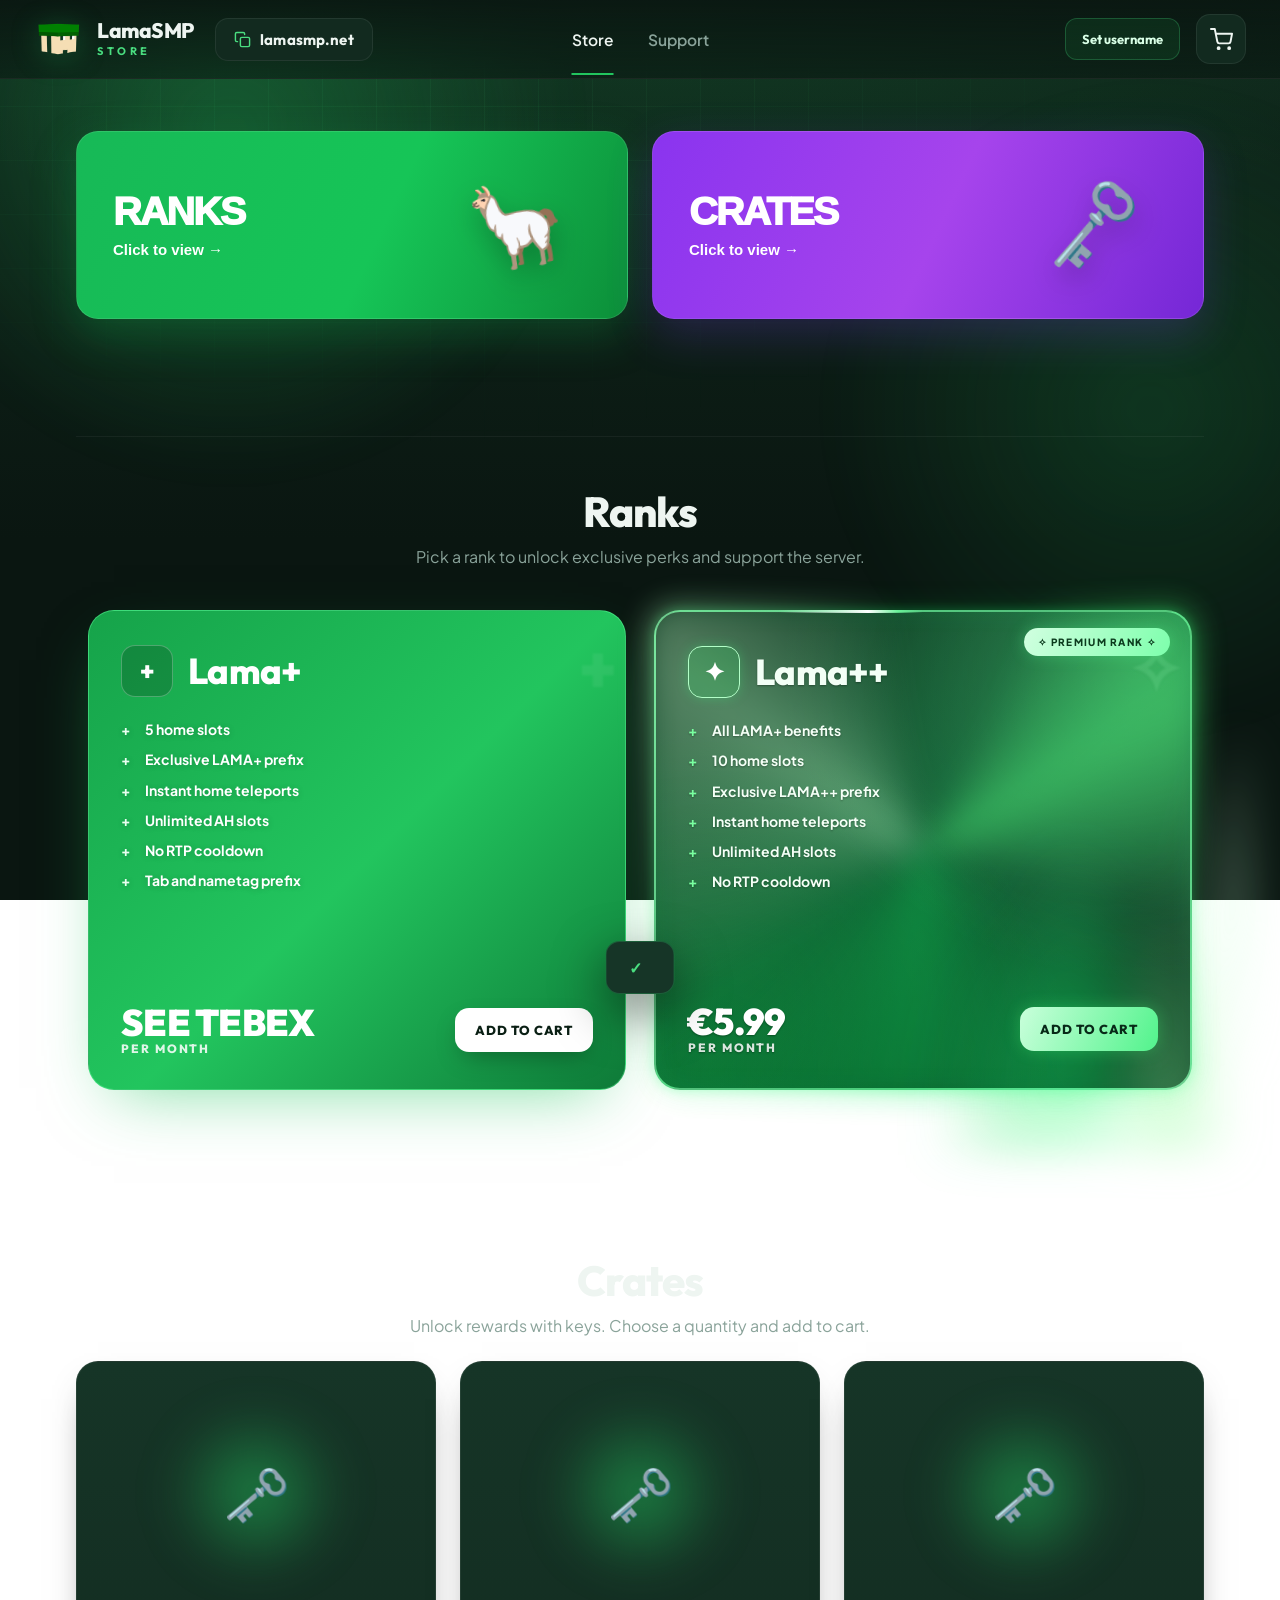
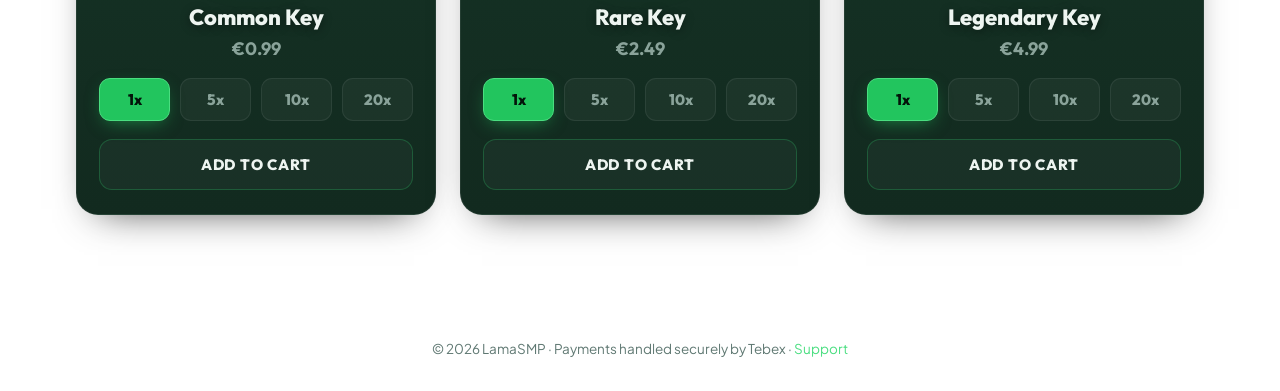
<file: index.html>
<!DOCTYPE html>

<html lang="en">
<head>
<meta charset="utf-8"/>
<meta content="width=device-width, initial-scale=1.0" name="viewport"/>
<title>LamaSMP Store</title>
<link href="[data-uri]" rel="icon" type="image/png"/>
<link href="https://fonts.googleapis.com" rel="preconnect"/>
<link crossorigin="" href="https://fonts.gstatic.com" rel="preconnect"/>
<link href="https://fonts.googleapis.com/css2?family=Outfit:wght@400;500;600;700;800;900&amp;family=Plus+Jakarta+Sans:wght@400;500;600;700&amp;display=swap" rel="stylesheet"/>
<style>
  :root{
    --tebex-public-key: "139nj-334d4c618fe5ebd3b0444bb60a475fcc2cb12e21";

    --bg:#0a1611;
    --bg-2:#0c1a14;
    --panel:#122a1f;
    --panel-2:#163527;
    --border:rgba(255,255,255,.07);
    --border-strong:rgba(46,196,104,.28);

    --green:#22c55e;
    --green-bright:#4ade80;
    --green-deep:#16a34a;
    --green-glow:rgba(34,197,94,.35);

    --blue:#2f6bff;
    --blue-bright:#4d8bff;

    --text:#eef5f1;
    --muted:#8aa39a;
    --muted-2:#5f7872;

    --radius:22px;
    --maxw:1180px;
    --font-display:'Outfit',sans-serif;
    --font-body:'Plus Jakarta Sans',sans-serif;
  }

  *{box-sizing:border-box;margin:0;padding:0}
  html{scroll-behavior:smooth}
  body{
    font-family:var(--font-body);
    background:
      radial-gradient(ellipse 120% 80% at 50% -10%, rgba(34,197,94,.14), transparent 55%),
      linear-gradient(180deg, #102a1d 0%, var(--bg) 60%);
    background-attachment:fixed;
    color:var(--text);
    min-height:100vh;
    overflow-x:hidden;
    -webkit-font-smoothing:antialiased;
  }

  /* atmosphere */
  .bg-fx{position:fixed;inset:0;z-index:0;pointer-events:none}
  .bg-fx .grid{
    position:absolute;inset:-2px;
    background-image:
      linear-gradient(rgba(74,222,128,.08) 1px,transparent 1px),
      linear-gradient(90deg,rgba(74,222,128,.08) 1px,transparent 1px);
    background-size:54px 54px;
    mask-image:radial-gradient(ellipse 90% 70% at 30% 0%,#000 0%,transparent 72%);
    -webkit-mask-image:radial-gradient(ellipse 90% 70% at 30% 0%,#000 0%,transparent 72%);
    animation:gridPan 9s linear infinite;
  }
  .bg-fx .glow-1{
    position:absolute;top:-260px;left:-160px;width:780px;height:780px;
    background:radial-gradient(circle,rgba(34,197,94,.30),transparent 62%);
    filter:blur(20px);
    animation:floatA 26s ease-in-out infinite;
  }
  .bg-fx .glow-2{
    position:absolute;top:60px;right:-220px;width:700px;height:700px;
    background:radial-gradient(circle,rgba(34,197,94,.16),transparent 65%);
    filter:blur(20px);
    animation:floatB 32s ease-in-out infinite;
  }
  @keyframes gridPan{from{background-position:0 0}to{background-position:54px 54px}}
  @keyframes floatA{
    0%{transform:translate(0,0) scale(1)}
    50%{transform:translate(140px,90px) scale(1.12)}
    100%{transform:translate(0,0) scale(1)}
  }
  @keyframes floatB{
    0%{transform:translate(0,0) scale(1)}
    50%{transform:translate(-130px,60px) scale(1.1)}
    100%{transform:translate(0,0) scale(1)}
  }
  @media(prefers-reduced-motion:reduce){
    .bg-fx .grid,.bg-fx .glow-1,.bg-fx .glow-2{animation:none}
  }

  .wrap{position:relative;z-index:1;max-width:var(--maxw);margin:0 auto;padding:0 26px}

  /* header */
  header{
    position:sticky;top:0;z-index:50;
    backdrop-filter:blur(14px);
    background:linear-gradient(180deg,rgba(10,22,17,.92),rgba(10,22,17,.55));
    border-bottom:1px solid var(--border);
  }
  .nav{display:flex;align-items:center;justify-content:space-between;height:78px;width:100%;padding:0 34px}
  .brand{display:flex;align-items:center;gap:13px}
  .logo-box{
    width:50px;height:50px;display:grid;place-items:center;
    filter:drop-shadow(0 4px 14px rgba(34,197,94,.28));
  }
  .logo-box img{width:100%;height:100%;object-fit:contain;image-rendering:auto}
  .brand .name{font-family:var(--font-display);font-weight:800;font-size:21px;letter-spacing:-.02em;line-height:1}
  .brand .sub{font-family:var(--font-display);font-weight:700;font-size:11px;letter-spacing:.32em;color:var(--green-bright);margin-top:3px}
  .ip-pill{
    display:flex;align-items:center;gap:9px;margin-left:8px;
    background:var(--panel);border:1px solid var(--border);border-radius:13px;
    padding:11px 18px;color:var(--text);font-family:var(--font-display);font-weight:700;font-size:15px;
    letter-spacing:.01em;cursor:pointer;transition:.2s
  }
  .ip-pill:hover{border-color:var(--border-strong);background:var(--panel-2);color:var(--green-bright)}
  .ip-pill svg{width:17px;height:17px;color:var(--green-bright)}
  .ip-pill.copied{border-color:var(--green);color:var(--green-bright)}

  .nav-links{display:flex;gap:34px;position:absolute;left:50%;transform:translateX(-50%)}
  .nav-links a{color:var(--muted);text-decoration:none;font-weight:600;font-size:15.5px;transition:color .2s;position:relative}
  .nav-links a:hover,.nav-links a.active{color:var(--text)}
  .nav-links a.active::after{content:"";position:absolute;left:0;right:0;bottom:-26px;height:2px;background:var(--green)}

  .nav-right{display:flex;align-items:center;gap:16px}
  .live{
    display:flex;align-items:center;gap:8px;
    border:1px solid var(--border-strong);border-radius:999px;
    padding:8px 15px;font-size:14px;font-weight:600;color:var(--text);
    background:rgba(34,197,94,.06);
  }
  .live .dot{width:9px;height:9px;border-radius:50%;background:var(--green-bright);box-shadow:0 0 0 0 rgba(74,222,128,.55);animation:pulse 1.8s infinite}
  @keyframes pulse{0%{box-shadow:0 0 0 0 rgba(74,222,128,.5)}70%{box-shadow:0 0 0 9px rgba(74,222,128,0)}100%{box-shadow:0 0 0 0 rgba(74,222,128,0)}}

  .cart-btn{
    position:relative;width:50px;height:50px;border-radius:14px;
    background:var(--panel);border:1px solid var(--border);
    display:grid;place-items:center;cursor:pointer;transition:.2s;color:var(--text)
  }
  .cart-btn:hover{border-color:var(--border-strong);background:var(--panel-2)}
  .cart-btn svg{width:23px;height:23px}
  .cart-count{
    position:absolute;top:-7px;right:-7px;min-width:23px;height:23px;padding:0 6px;
    background:var(--green);color:#04140b;border-radius:999px;
    font-size:12.5px;font-weight:800;display:grid;place-items:center;
    border:2px solid var(--bg);
  }

  /* hero */
  .hero{text-align:center;padding:74px 0 40px}
  .hero h1{font-family:var(--font-display);font-size:clamp(48px,7vw,74px);font-weight:800;letter-spacing:-.03em;line-height:1}
  .hero p{color:var(--muted);font-size:18px;max-width:640px;margin:20px auto 0;line-height:1.55}

  /* buttons */
  .btn-green{
    background:var(--green);color:#03140a;border:none;border-radius:12px;
    padding:14px 26px;font-weight:800;font-size:15px;cursor:pointer;font-family:var(--font-display);
    transition:.2s;white-space:nowrap
  }
  .btn-green:hover{background:var(--green-bright);transform:translateY(-1px);box-shadow:0 8px 24px rgba(34,197,94,.3)}
  .btn-green:active{transform:translateY(0)}

  /* category cards */
  .cat-grid{display:grid;grid-template-columns:1fr 1fr;gap:24px;margin-top:54px}
  .cat-card{
    position:relative;border-radius:var(--radius);overflow:hidden;cursor:pointer;
    min-height:188px;padding:34px 36px;display:flex;flex-direction:column;justify-content:center;
    border:1px solid rgba(255,255,255,.08);transition:transform .25s ease, box-shadow .25s ease;
    text-decoration:none;color:#fff;
  }
  .cat-card:hover{transform:translateY(-5px)}
  .cat-card .ttl{font-family:var(--font-display);font-size:clamp(38px,5vw,52px);font-weight:800;letter-spacing:-.02em;line-height:.95;position:relative;z-index:2;text-shadow:0 4px 16px rgba(0,0,0,.32)}
  .cat-card .view{margin-top:14px;font-weight:700;font-size:16px;position:relative;z-index:2;display:flex;align-items:center;gap:8px;text-shadow:0 2px 8px rgba(0,0,0,.28)}
  .cat-card .view svg{width:16px;height:16px;transition:transform .25s}
  .cat-card:hover .view svg{transform:translateX(4px)}
  .cat-card .art{position:absolute;right:9%;top:50%;transform:translateY(-50%);font-size:90px;line-height:1;z-index:1;opacity:.95;filter:drop-shadow(0 10px 22px rgba(0,0,0,.35));pointer-events:none;transition:transform .25s ease}
  .cat-card:hover .art{transform:translateY(-50%) scale(1.06)}
  .cat-card .ghost-word{position:absolute;right:120px;bottom:34px;font-family:var(--font-display);font-weight:800;font-size:40px;color:rgba(255,255,255,.5);z-index:1}
  .cat-card.green{background:linear-gradient(135deg,#16a34a 0%,#22c55e 55%,#0e7a38 100%);box-shadow:0 18px 50px -18px rgba(34,197,94,.6)}
  .cat-card.blue{background:linear-gradient(135deg,#2f6bff 0%,#4d8bff 55%,#1d4fd0 100%);box-shadow:0 18px 50px -18px rgba(47,107,255,.55)}
  .cat-card.purple{background:linear-gradient(135deg,#7c3aed 0%,#a855f7 55%,#6d28d9 100%);box-shadow:0 18px 50px -18px rgba(124,58,237,.55)}
  .cat-card.teal{background:linear-gradient(135deg,#0d9488 0%,#14b8a6 55%,#0f766e 100%);box-shadow:0 18px 50px -18px rgba(20,184,166,.55)}
  .cat-card.amber{background:linear-gradient(135deg,#d97706 0%,#f59e0b 55%,#b45309 100%);box-shadow:0 18px 50px -18px rgba(245,158,11,.5)}
  .cat-card.single{grid-column:1 / -1}

  .back-cats{
    margin-top:22px;display:inline-flex;align-items:center;gap:8px;background:var(--panel);
    border:1px solid var(--border);border-radius:12px;padding:11px 18px;color:var(--muted);
    font-weight:600;font-size:14.5px;cursor:pointer;transition:.2s
  }
  .back-cats:hover{color:var(--text);border-color:var(--border-strong)}
  .back-cats[hidden]{display:none}

  /* packages */
  .cat-section{scroll-margin-top:98px}
  .section-head{margin:54px 0 28px;text-align:center}
  .section-head h2{font-family:var(--font-display);font-size:42px;font-weight:800;letter-spacing:-.02em}
  .section-head p{color:var(--muted);font-size:16px;margin-top:8px}

  /* rank selector tabs */
  .rank-tabs{display:flex;flex-wrap:wrap;justify-content:center;gap:14px;margin-bottom:30px}
  .rank-tab{
    background:rgba(8,20,14,.7);border:1px solid var(--border);border-radius:999px;
    padding:14px 30px;color:var(--muted);font-family:var(--font-display);font-weight:700;font-size:17px;
    cursor:pointer;transition:.2s
  }
  .rank-tab:hover{color:var(--text);border-color:var(--border-strong)}
  .rank-tab.active{
    background:var(--green);color:#03140a;border-color:var(--green-bright);
    box-shadow:0 0 0 4px rgba(34,197,94,.18),0 10px 30px -8px rgba(34,197,94,.6)
  }

  /* big featured rank card */
  .rank-feature{
    position:relative;border-radius:26px;overflow:hidden;margin-bottom:80px;
    background:linear-gradient(135deg,#16a34a 0%,#22c55e 52%,#0e7a38 100%);
    box-shadow:0 24px 64px -26px rgba(34,197,94,.6);
    min-height:400px;display:flex;align-items:stretch;
  }
  .rf-left{position:relative;z-index:2;padding:38px 42px;width:min(540px,62%);display:flex;flex-direction:column}
  .rf-head{display:flex;align-items:center;gap:15px;margin-bottom:22px}
  .rf-icon{
    width:52px;height:52px;border-radius:14px;background:rgba(0,0,0,.18);
    display:grid;place-items:center;overflow:hidden;flex-shrink:0;border:1px solid rgba(255,255,255,.25)
  }
  .rf-icon img{width:100%;height:100%;object-fit:contain}
  .rf-icon span{font-family:var(--font-display);font-weight:900;font-size:25px;color:#fff}
  .rf-head h2{font-family:var(--font-display);font-size:clamp(30px,4vw,42px);font-weight:800;color:#fff;letter-spacing:-.02em;line-height:1}
  .rf-perks{list-style:none;display:flex;flex-direction:column;gap:10px;flex:1}
  .rf-perks li{position:relative;padding-left:24px;color:#fff;font-weight:700;font-size:16px;text-shadow:0 1px 6px rgba(0,0,0,.18)}
  .rf-perks li::before{content:"+";position:absolute;left:0;font-weight:900;color:#eafff1}
  .rf-desc{color:#fff;font-size:16px;line-height:1.6;font-weight:600;max-width:46ch;flex:1;text-shadow:0 1px 6px rgba(0,0,0,.18)}
  .rf-desc-empty{opacity:.9;font-weight:500}
  .rf-buy{display:flex;align-items:center;gap:18px;margin-top:26px}
  .rf-price{font-family:var(--font-display);font-weight:900;font-size:40px;color:#fff;line-height:.9;letter-spacing:-.02em}
  .rf-price small{display:block;font-size:12px;font-weight:800;letter-spacing:.16em;margin-top:5px;color:rgba(255,255,255,.85)}
  .rf-add{
    background:#fff;color:#0a1f14;border:none;border-radius:14px;padding:15px 30px;
    font-family:var(--font-display);font-weight:800;font-size:16px;letter-spacing:.06em;cursor:pointer;
    transition:.2s;white-space:nowrap;box-shadow:0 10px 26px -8px rgba(0,0,0,.35)
  }
  .rf-add:hover{transform:translateY(-2px);box-shadow:0 14px 34px -10px rgba(0,0,0,.45)}
  .rf-add:active{transform:translateY(0)}
  .rf-art{position:absolute;right:0;top:0;bottom:0;width:44%;display:grid;place-items:center;z-index:1;pointer-events:none}
  .rf-art img{max-width:76%;max-height:78%;object-fit:contain;filter:drop-shadow(0 16px 34px rgba(0,0,0,.35))}
  .rf-art-word{font-family:var(--font-display);font-weight:900;font-size:clamp(48px,8vw,96px);color:rgba(255,255,255,.5);letter-spacing:-.03em}

  .pkg-grid{display:grid;grid-template-columns:repeat(auto-fill,minmax(280px,1fr));gap:24px;padding-bottom:90px}
  .pkg{
    position:relative;border-radius:var(--radius);overflow:hidden;display:flex;flex-direction:column;
    background:linear-gradient(180deg,var(--panel-2),var(--panel));
    border:1px solid var(--border);transition:transform .25s, border-color .25s, box-shadow .25s;
    box-shadow:0 16px 38px -22px rgba(0,0,0,.8);
  }
  .pkg:hover{transform:translateY(-6px);border-color:var(--border-strong);box-shadow:0 26px 60px -22px rgba(34,197,94,.5),0 16px 38px -22px rgba(0,0,0,.8)}
  .pkg .media{
    position:relative;aspect-ratio:1.55/1;display:grid;place-items:center;overflow:hidden;
    background:radial-gradient(circle at 50% 40%,rgba(34,197,94,.16),transparent 70%),linear-gradient(160deg,#10241a,#0a1410);
    border-bottom:1px solid var(--border);
  }
  .pkg .media img{max-width:62%;max-height:74%;object-fit:contain;image-rendering:auto;filter:drop-shadow(0 10px 22px rgba(0,0,0,.4))}
  .pkg .media .fallback{font-family:var(--font-display);font-weight:800;font-size:30px;color:var(--green-bright);text-shadow:0 2px 18px rgba(34,197,94,.5)}
  .pkg .tag{
    position:absolute;top:14px;left:14px;font-size:11px;font-weight:800;letter-spacing:.12em;
    color:var(--green-bright);background:rgba(7,18,12,.85);border:1px solid var(--border-strong);
    padding:6px 11px;border-radius:8px;text-transform:uppercase
  }
  .pkg .body{padding:22px 22px 24px;display:flex;flex-direction:column;flex:1}
  .pkg .body h3{font-family:var(--font-display);font-size:23px;font-weight:800;letter-spacing:-.01em;text-shadow:0 2px 10px rgba(0,0,0,.4)}
  .pkg .desc{color:var(--muted);font-size:14px;line-height:1.55;margin-top:9px;flex:1}
  .pkg .desc ul{margin:6px 0 0;padding-left:2px;list-style:none}
  .pkg .desc li{padding-left:18px;position:relative;margin:4px 0}
  .pkg .desc li::before{content:"+";position:absolute;left:0;color:var(--green-bright);font-weight:800}
  .pkg .foot{display:flex;align-items:center;justify-content:space-between;margin-top:20px;gap:14px}
  .pkg .price{font-family:var(--font-display);font-weight:800;font-size:26px}
  .pkg .price small{font-size:13px;color:var(--muted);font-weight:600}
  .pkg .add{
    background:var(--green);color:#03140a;border:none;border-radius:11px;padding:12px 20px;
    font-weight:800;font-size:14.5px;cursor:pointer;font-family:var(--font-display);transition:.2s
  }
  .pkg .add:hover{background:var(--green-bright);box-shadow:0 8px 22px rgba(34,197,94,.34)}

  /* crate / key cards with quantity selector */
  .crate{
    display:flex;flex-direction:column;align-items:center;text-align:center;
    background:linear-gradient(180deg,var(--panel-2),var(--panel));
    border:1px solid var(--border);border-radius:var(--radius);padding:26px 22px 24px;
    box-shadow:0 16px 38px -22px rgba(0,0,0,.8);transition:transform .25s, border-color .25s, box-shadow .25s;
  }
  .crate:hover{transform:translateY(-6px);border-color:var(--border-strong);box-shadow:0 26px 60px -22px rgba(34,197,94,.5),0 16px 38px -22px rgba(0,0,0,.8)}
  .crate-media{
    position:relative;width:100%;aspect-ratio:1.5/1;display:grid;place-items:center;margin-bottom:6px;
  }
  .crate-media::before{
    content:"";position:absolute;width:62%;height:78%;border-radius:50%;
    background:radial-gradient(circle,rgba(34,197,94,.55),rgba(34,197,94,.18) 45%,transparent 72%);
    filter:blur(20px);z-index:0;transition:.3s;
  }
  .crate:hover .crate-media::before{background:radial-gradient(circle,rgba(74,222,128,.7),rgba(34,197,94,.22) 45%,transparent 72%);filter:blur(24px)}
  .crate-media img{position:relative;z-index:1;max-width:55%;max-height:90%;object-fit:contain;filter:drop-shadow(0 8px 18px rgba(0,0,0,.4))}
  .crate-media .fallback{position:relative;z-index:1;font-size:54px}
  .crate h3{font-family:var(--font-display);font-size:22px;font-weight:800;text-shadow:0 2px 10px rgba(0,0,0,.4)}
  .crate-price{color:var(--muted);font-family:var(--font-display);font-weight:700;font-size:18px;margin:6px 0 18px}
  .crate-qtys{display:flex;gap:10px;width:100%;margin-bottom:18px}
  .crate-qty{
    flex:1;background:rgba(255,255,255,.04);border:1px solid var(--border);border-radius:11px;
    padding:11px 0;color:var(--muted);font-family:var(--font-display);font-weight:800;font-size:15px;cursor:pointer;transition:.18s
  }
  .crate-qty:hover{color:var(--text);border-color:var(--border-strong)}
  .crate-qty.active{background:var(--green);color:#03140a;border-color:var(--green-bright);box-shadow:0 6px 18px -6px rgba(34,197,94,.6)}
  .crate-add{
    width:100%;background:rgba(255,255,255,.03);border:1px solid var(--border-strong);border-radius:13px;
    padding:15px;color:var(--text);font-family:var(--font-display);font-weight:800;font-size:15px;letter-spacing:.05em;cursor:pointer;transition:.2s
  }
  .crate-add:hover{background:var(--green);color:#03140a;border-color:var(--green-bright);box-shadow:0 10px 26px -8px rgba(34,197,94,.5)}

  .state{padding:70px 0;text-align:center;color:var(--muted)}
  .spinner{width:38px;height:38px;border:3px solid rgba(34,197,94,.2);border-top-color:var(--green);border-radius:50%;margin:0 auto 18px;animation:spin .8s linear infinite}
  @keyframes spin{to{transform:rotate(360deg)}}

  /* cart drawer */
  .overlay{position:fixed;inset:0;background:rgba(0,0,0,.55);backdrop-filter:blur(3px);z-index:90;opacity:0;visibility:hidden;transition:.25s}
  .overlay.open{opacity:1;visibility:visible}
  .drawer{
    position:fixed;top:0;right:0;height:100%;width:min(420px,92vw);z-index:100;
    background:var(--bg-2);border-left:1px solid var(--border);
    transform:translateX(100%);transition:transform .3s cubic-bezier(.4,0,.2,1);
    display:flex;flex-direction:column
  }
  .drawer.open{transform:translateX(0)}
  .drawer .dh{display:flex;align-items:center;justify-content:space-between;padding:24px 24px;border-bottom:1px solid var(--border)}
  .drawer .dh h3{font-family:var(--font-display);font-size:22px;font-weight:800}
  .drawer .dh button{background:none;border:none;color:var(--muted);cursor:pointer;font-size:26px;line-height:1}
  .drawer .items{flex:1;overflow-y:auto;padding:16px 24px}
  .ci{display:flex;gap:14px;padding:15px 0;border-bottom:1px solid var(--border);align-items:center}
  .ci .ci-img{width:54px;height:54px;border-radius:10px;background:linear-gradient(160deg,#10241a,#0a1410);display:grid;place-items:center;flex-shrink:0;border:1px solid var(--border)}
  .ci .ci-img img{max-width:80%;max-height:80%}
  .ci .ci-img span{font-family:var(--font-display);font-weight:800;color:var(--green-bright);font-size:14px}
  .ci .ci-info{flex:1}
  .ci .ci-info .n{font-weight:700;font-size:15px}
  .ci .ci-info .p{color:var(--muted);font-size:13.5px;margin-top:3px}
  .ci .rm{background:none;border:none;color:var(--muted-2);cursor:pointer;font-size:13px;text-decoration:underline}
  .cart-empty{text-align:center;color:var(--muted);padding:54px 0}
  .drawer .df{padding:22px 24px;border-top:1px solid var(--border)}
  .cart-user{margin-bottom:16px}
  .cart-user label{display:block;font-size:13px;font-weight:600;color:var(--muted);margin-bottom:8px}
  .cart-user input{
    width:100%;background:rgba(0,0,0,.4);border:1px solid var(--border);border-radius:12px;
    padding:13px 16px;color:var(--text);font-size:15px;font-family:var(--font-body);outline:none;transition:.2s
  }
  .cart-user input::placeholder{color:var(--muted-2)}
  .cart-user input:focus{border-color:var(--green);box-shadow:0 0 0 3px rgba(34,197,94,.14)}
  .drawer .total{display:flex;justify-content:space-between;font-size:17px;margin-bottom:16px}
  .drawer .total b{font-family:var(--font-display);font-size:24px}
  .checkout{width:100%;justify-content:center;padding:16px;font-size:16px}
  .checkout:disabled{opacity:.5;cursor:not-allowed}
  .note{font-size:12.5px;color:var(--muted-2);text-align:center;margin-top:12px;line-height:1.5}

  footer{border-top:1px solid var(--border);padding:34px 0;text-align:center;color:var(--muted-2);font-size:13.5px;position:relative;z-index:1}
  footer a{color:var(--green-bright);text-decoration:none}

  .toast{
    position:fixed;bottom:26px;left:50%;transform:translateX(-50%) translateY(120px);z-index:200;
    background:var(--panel-2);border:1px solid var(--border-strong);border-radius:14px;
    padding:15px 22px;font-weight:700;box-shadow:0 18px 50px rgba(0,0,0,.5);transition:transform .3s;display:flex;gap:10px;align-items:center
  }
  .toast.show{transform:translateX(-50%) translateY(0)}
  .toast .ic{color:var(--green-bright)}

  /* shared buttons (used by the add-to-cart popup) */
  .ab-btn{border-radius:14px;padding:15px 28px;font-family:var(--font-display);font-weight:800;font-size:16px;cursor:pointer;text-decoration:none;display:inline-block;transition:.2s;border:1px solid transparent}
  .ab-btn.primary{background:var(--green);color:#03140a}
  .ab-btn.primary:hover{background:var(--green-bright);transform:translateY(-2px);box-shadow:0 12px 30px -8px rgba(34,197,94,.5)}
  .ab-btn.ghost{background:rgba(8,20,14,.6);color:var(--text);border-color:var(--border)}
  .ab-btn.ghost:hover{border-color:var(--border-strong);background:var(--panel-2)}

  /* order confirmation (checkout-style) menu */
  .confirm-modal{
    position:fixed;inset:0;z-index:145;display:grid;place-items:center;padding:24px;
    background:rgba(2,8,5,.66);backdrop-filter:blur(6px);
    opacity:0;visibility:hidden;transition:.22s
  }
  .confirm-modal.open{opacity:1;visibility:visible}
  .checkout-card{
    position:relative;width:min(620px,96vw);max-height:90vh;overflow-y:auto;
    background:linear-gradient(180deg,#101d16,#0b1410);
    border:1px solid var(--border-strong);border-radius:24px;padding:30px 32px 26px;
    box-shadow:0 30px 90px -20px rgba(0,0,0,.75);
    transform:translateY(16px) scale(.97);transition:transform .28s cubic-bezier(.34,1.4,.5,1)
  }
  .confirm-modal.open .checkout-card{transform:none}
  .confirm-close{
    position:absolute;top:16px;right:16px;width:36px;height:36px;border-radius:11px;
    background:rgba(255,255,255,.06);border:1px solid var(--border);color:var(--muted);font-size:20px;line-height:1;cursor:pointer;transition:.2s;z-index:2
  }
  .confirm-close:hover{background:rgba(255,255,255,.12);color:var(--text)}
  .co-head{display:flex;align-items:center;justify-content:space-between;gap:16px;padding-right:46px}
  .co-title{display:flex;align-items:center;gap:14px}
  .co-logo{width:42px;height:42px;object-fit:contain}
  .co-title h3{font-family:var(--font-display);font-size:30px;font-weight:800;line-height:1}
  .co-total{color:var(--muted);font-size:14px;margin-top:4px}
  .co-total b{color:var(--text);font-weight:700}
  .co-currency{
    background:var(--green);color:#03140a;border-radius:11px;padding:11px 18px;
    font-family:var(--font-display);font-weight:800;font-size:15px;letter-spacing:.04em
  }
  .co-divider{height:1px;background:var(--border);margin:20px 0}
  .co-user{display:flex;align-items:center;gap:14px}
  .co-av{width:48px;height:48px;border-radius:11px;background:#1d3b2a;image-rendering:pixelated;flex-shrink:0}
  .co-user-info{flex:1;min-width:0}
  .co-user-info span{display:block;color:var(--muted);font-size:13.5px}
  .co-user-info b{font-family:var(--font-display);font-size:18px;font-weight:800}
  .co-switch{text-align:right}
  .co-switch span{display:block;color:var(--muted);font-size:12.5px}
  .co-switch button{background:none;border:none;color:var(--green-bright);font-weight:800;font-size:14px;cursor:pointer;font-family:var(--font-display)}
  .co-switch button:hover{text-decoration:underline}
  .co-table-head,.co-row{display:grid;grid-template-columns:1fr auto minmax(150px,auto);gap:16px;align-items:center}
  .co-table-head{color:var(--muted);font-size:13px;font-weight:600;padding:0 2px 12px}
  .co-table-head span:last-child{text-align:center}
  .co-items{display:flex;flex-direction:column;gap:4px;margin-bottom:22px}
  .co-row{padding:14px 2px;border-top:1px solid var(--border)}
  .co-name{display:flex;align-items:center;gap:12px;min-width:0}
  .co-name .ci-img{width:40px;height:40px;border-radius:9px;flex-shrink:0;background:linear-gradient(160deg,#10241a,#0a1410);display:grid;place-items:center;overflow:hidden;border:1px solid var(--border)}
  .co-name .ci-img img{max-width:80%;max-height:80%}
  .co-name .ci-img span{font-family:var(--font-display);font-weight:800;color:var(--green-bright);font-size:13px}
  .co-name>span{font-family:var(--font-display);font-weight:800;font-size:16px;overflow:hidden;text-overflow:ellipsis;white-space:nowrap}
  .co-price{font-weight:700;font-size:15px;color:var(--muted);white-space:nowrap}
  .co-qty{display:flex;align-items:center;justify-content:flex-end;gap:8px}
  .co-stepper{display:flex;align-items:center;background:var(--green);border-radius:11px;overflow:hidden}
  .co-step{background:none;border:none;color:#03140a;font-size:18px;font-weight:800;width:34px;height:38px;cursor:pointer;display:grid;place-items:center;transition:.15s}
  .co-step:hover{background:rgba(0,0,0,.12)}
  .co-qn{min-width:30px;text-align:center;font-family:var(--font-display);font-weight:800;color:#03140a;font-size:16px}
  .co-remove{width:38px;height:38px;border-radius:10px;background:#e05576;border:none;color:#fff;font-size:17px;cursor:pointer;display:grid;place-items:center;transition:.15s}
  .co-remove:hover{background:#cf4467}
  .co-proceed{
    width:100%;background:linear-gradient(180deg,var(--green-bright),var(--green));color:#03140a;
    border:none;border-radius:14px;padding:18px;font-family:var(--font-display);font-weight:800;font-size:19px;
    cursor:pointer;transition:.2s;box-shadow:0 14px 34px -10px rgba(34,197,94,.6)
  }
  .co-proceed:hover{transform:translateY(-2px);box-shadow:0 18px 44px -10px rgba(34,197,94,.7)}
  .co-proceed:active{transform:translateY(0)}
  .confirm-note{font-size:12.5px;color:var(--muted-2);text-align:center;margin-top:14px}

  /* username prompt modal */
  .user-modal{
    position:fixed;inset:0;z-index:150;display:grid;place-items:center;padding:24px;
    background:rgba(2,8,5,.62);backdrop-filter:blur(6px);
    opacity:0;visibility:hidden;transition:.22s
  }
  .user-modal.open{opacity:1;visibility:visible}
  .user-card{
    position:relative;width:min(540px,94vw);background:#0c1a14;
    border:1px solid var(--border-strong);border-radius:24px;padding:40px 40px 34px;
    box-shadow:0 30px 90px -20px rgba(0,0,0,.75);
    transform:translateY(16px) scale(.97);transition:transform .28s cubic-bezier(.34,1.4,.5,1)
  }
  .user-modal.open .user-card{transform:none}
  .um-close{
    position:absolute;top:18px;right:18px;width:38px;height:38px;border-radius:11px;
    background:rgba(255,255,255,.06);border:1px solid var(--border);color:var(--muted);
    font-size:20px;line-height:1;cursor:pointer;transition:.2s
  }
  .um-close:hover{background:rgba(255,255,255,.12);color:var(--text)}
  .user-card h3{font-family:var(--font-display);font-size:30px;font-weight:800;letter-spacing:-.02em;margin-bottom:12px;padding-right:30px}
  .user-card p{color:var(--muted);font-size:16px;line-height:1.55;margin-bottom:24px}
  .um-platform{display:flex;justify-content:center;gap:12px;margin-bottom:22px}
  .um-plat{
    display:inline-flex;align-items:center;gap:9px;
    background:rgba(255,255,255,.04);border:1px solid var(--border);border-radius:13px;
    padding:13px 22px;color:var(--muted);font-family:var(--font-display);font-weight:800;font-size:15px;
    letter-spacing:.03em;cursor:pointer;transition:.2s
  }
  .um-plat svg{width:19px;height:19px}
  .um-plat:hover{color:var(--text);border-color:var(--border-strong)}
  .um-plat.active{background:var(--green);color:#03140a;border-color:var(--green-bright);box-shadow:0 8px 24px -8px rgba(34,197,94,.55)}
  .user-card #umInput{
    width:100%;background:rgba(0,0,0,.45);border:1.5px solid var(--border);border-radius:14px;
    padding:17px 18px;color:var(--text);font-size:17px;font-family:var(--font-body);outline:none;transition:.2s
  }
  .user-card #umInput::placeholder{color:var(--muted-2)}
  .user-card #umInput:focus{border-color:var(--green);box-shadow:0 0 0 4px rgba(34,197,94,.18)}
  .user-card.invalid #umInput{border-color:#ef4444;box-shadow:0 0 0 4px rgba(239,68,68,.16)}
  .um-hint{color:var(--muted);font-size:14px;margin:12px 2px 26px}
  .um-face{display:none;justify-content:center;align-items:center;gap:14px;margin:16px 0 4px}
  .um-face.show{display:flex}
  .um-face img{width:56px;height:56px;border-radius:12px;image-rendering:pixelated;border:1px solid var(--border-strong);box-shadow:0 8px 20px -6px rgba(0,0,0,.5)}
  .um-face span{font-family:var(--font-display);font-weight:800;font-size:18px;color:var(--text)}
  .user-card.invalid .um-hint{color:#f87171}
  .um-continue{
    width:100%;background:var(--green);color:#03140a;border:none;border-radius:14px;padding:18px;
    font-family:var(--font-display);font-weight:800;font-size:17px;letter-spacing:.06em;cursor:pointer;transition:.2s
  }
  .um-continue:hover{background:var(--green-bright);box-shadow:0 12px 30px -8px rgba(34,197,94,.5)}
  .um-continue:active{transform:translateY(1px)}

  @media(max-width:760px){
    .nav-links{display:none}
    .nav{padding:0 18px}
    .cat-card.single{grid-column:auto}
    .hero{padding:48px 0 24px}
    .rank-feature{flex-direction:column;min-height:auto}
    .rf-left{width:100%;padding:34px 28px}
    .rf-art{position:relative;width:100%;height:200px;order:-1}
    .rf-art img{max-height:170px}
    .rf-art-word{font-size:48px}
    .rf-buy{flex-wrap:wrap;gap:18px}
    .rank-tab{padding:11px 20px;font-size:15px}
  }
  @media(max-width:560px){ .ip-pill{display:none} }



/* LamaSMP Store-only redesign — inspired by category-first store layouts */
.nav-account{background:rgba(34,197,94,.1);color:#d9ffe6;border:1px solid rgba(74,222,128,.25);border-radius:12px;padding:12px 16px;font:700 13px var(--font-display);cursor:pointer;max-width:170px;white-space:nowrap;overflow:hidden;text-overflow:ellipsis}
.nav-account:hover{background:rgba(34,197,94,.2)}
.store-hero{text-align:center;max-width:900px;margin:0 auto;padding:88px 0 43px}
.eyebrow,.choose-eyebrow,.delivery-kicker{color:var(--green-bright);font:800 12px var(--font-display);letter-spacing:.19em}
.eyebrow{display:inline-flex;gap:9px;align-items:center;padding:10px 16px;border:1px solid rgba(74,222,128,.22);background:rgba(34,197,94,.08);border-radius:50px}
.eyebrow-dot{width:7px;height:7px;border-radius:50%;background:var(--green-bright);box-shadow:0 0 13px var(--green)}
.store-hero h1{font:850 clamp(46px,7vw,83px)/1.05 var(--font-display);letter-spacing:-.055em;margin:24px auto 18px}
.store-hero h1 span{color:var(--green-bright)}
.store-hero p{font-size:17px;color:var(--muted);line-height:1.7;max-width:650px;margin:auto}
.hero-chips{display:flex;justify-content:center;flex-wrap:wrap;gap:16px;margin-top:28px}
.hero-chips span{color:#b4d4c3;font-size:13px;font-weight:650}
.delivery-panel{display:flex;align-items:center;gap:20px;background:linear-gradient(110deg,rgba(25,58,39,.96),rgba(12,30,20,.96));border:1px solid rgba(74,222,128,.18);border-radius:22px;padding:25px 30px;box-shadow:0 15px 55px rgba(0,0,0,.18)}
.delivery-icon{display:grid;place-items:center;width:55px;height:55px;flex-shrink:0;background:rgba(74,222,128,.1);border:1px solid rgba(74,222,128,.2);border-radius:16px;font-size:25px}
.delivery-info{flex:1;min-width:0}.delivery-kicker{font-size:10px;margin-bottom:6px}
.delivery-info strong{font:800 23px var(--font-display);display:block;overflow-wrap:anywhere}.delivery-info p{margin-top:4px;color:var(--muted);font-size:13px;line-height:1.5}
.delivery-btn{border:0;border-radius:12px;background:var(--green);color:#05200f;font:800 14px var(--font-display);padding:15px 20px;cursor:pointer;white-space:nowrap}
.delivery-btn:hover{background:var(--green-bright)}.delivery-btn span{margin-left:10px}
.choose-area{text-align:center;padding-top:80px;scroll-margin-top:95px}.choose-area h2,.faq-area h2{font:800 clamp(30px,4.5vw,48px)/1.13 var(--font-display);letter-spacing:-.035em;margin:12px 0}
.choose-area>p{color:var(--muted);font-size:15px}.choose-area .cat-grid{margin-top:33px;grid-template-columns:repeat(auto-fit,minmax(255px,1fr));gap:18px}
.choose-area .cat-card{min-height:265px;padding:24px;text-align:left;display:flex;align-items:flex-start;justify-content:flex-end;gap:0;font-family:inherit;width:100%;border:1px solid rgba(255,255,255,.13)}
.choose-area .cat-card .ttl{font-size:31px;letter-spacing:-.03em;line-height:1.1}
.choose-area .cat-card .cat-description{position:relative;z-index:2;color:rgba(255,255,255,.88);font-size:13px;line-height:1.45;margin-top:8px;max-width:230px}
.choose-area .cat-card .view{font-size:13px;margin-top:21px;display:flex;align-items:center;gap:8px}
.choose-area .cat-card .cat-badge{position:absolute;left:24px;top:23px;z-index:3;background:rgba(0,0,0,.2);border:1px solid rgba(255,255,255,.25);padding:6px 9px;border-radius:7px;font-size:10px;font-weight:850;letter-spacing:.08em}
.choose-area .cat-card .cat-visual{position:absolute;right:16px;top:20px;z-index:1;font-size:63px;filter:drop-shadow(0 12px 22px rgba(0,0,0,.3));opacity:.93}
.choose-area .cat-card.single{grid-column:auto}
#pkgArea{padding-top:34px}.cat-section{padding-top:13px;border-top:1px solid rgba(255,255,255,.05);margin-top:25px}.section-head{margin:35px 0 25px}
.faq-area{text-align:center;margin:30px auto 90px;padding-top:65px;border-top:1px solid var(--border)}
.faq-grid{display:grid;grid-template-columns:repeat(2,minmax(0,1fr));gap:14px;text-align:left;max-width:980px;margin:36px auto 0}
.faq-grid details{background:rgba(20,48,32,.7);border:1px solid var(--border);border-radius:14px;padding:20px 22px}
.faq-grid details[open]{border-color:var(--border-strong)}.faq-grid summary{cursor:pointer;font-weight:750;font-size:15px;list-style:none;display:flex;justify-content:space-between;gap:12px}
.faq-grid summary::after{content:'+';color:var(--green-bright);font-size:21px;line-height:1}.faq-grid details[open] summary::after{content:'−'}
.faq-grid details p{font-size:13px;color:var(--muted);line-height:1.7;margin-top:14px}
.faq-support{color:var(--muted);font-size:14px;margin-top:25px}.faq-support a{color:var(--green-bright);font-weight:750;text-decoration:none}
@media(max-width:760px){.store-hero{padding:62px 0 36px}.delivery-panel{padding:22px;flex-wrap:wrap}.delivery-btn{width:100%}.faq-grid{grid-template-columns:1fr}.choose-area{padding-top:60px}.choose-area .cat-grid{grid-template-columns:1fr 1fr}}
@media(max-width:560px){.nav-account{font-size:11px;padding:10px 12px;max-width:115px}.nav-right{gap:9px}.logo-box{width:42px;height:42px}.brand .name{font-size:18px}.store-hero h1{font-size:49px}.choose-area .cat-grid{grid-template-columns:1fr}.choose-area .cat-card{min-height:220px}.delivery-info strong{font-size:19px}.hero-chips{gap:9px}}


/* LamaSMP Minecraft-style category titles — preserving the original green store theme */
.choose-area{padding-top:35px;}
.choose-area .cat-grid{margin-top:0;grid-template-columns:repeat(3,minmax(0,1fr));gap:20px;}
.choose-area .cat-card{min-height:265px;padding:30px 22px 24px;justify-content:flex-end;align-items:center;text-align:center;isolation:isolate;}
.choose-area .cat-card .ttl{font-family:'Press Start 2P',monospace;font-size:clamp(15px,1.7vw,23px);line-height:1.55;letter-spacing:-.04em;text-transform:uppercase;overflow-wrap:anywhere;text-shadow:3px 3px 0 rgba(0,0,0,.45),0 7px 16px rgba(0,0,0,.3);max-width:100%;}
.choose-area .cat-card .cat-visual{position:absolute;left:50%;right:auto;top:31px;transform:translateX(-50%);font-size:64px;}
.choose-area .cat-card .cat-description{max-width:260px;margin-top:13px;text-align:center;font-size:13px;}
.choose-area .cat-card .view{margin-top:17px;justify-content:center;font-weight:800;}
.choose-area .cat-card .cat-badge{left:14px;top:14px;font-size:9px;}
@media(max-width:850px){.choose-area .cat-grid{grid-template-columns:repeat(2,minmax(0,1fr));}}
@media(max-width:560px){.choose-area{padding-top:20px}.choose-area .cat-grid{grid-template-columns:1fr}.choose-area .cat-card{min-height:245px}.choose-area .cat-card .ttl{font-size:21px}}


/* Featured store buttons — original Ranks / Crates shortcut cards */
.featured-shop-nav{display:grid;grid-template-columns:repeat(2,minmax(0,1fr));gap:24px;max-width:1128px;margin:52px auto 58px}
.featured-shop-card{appearance:none;position:relative;min-height:188px;padding:34px 36px;border:1px solid rgba(255,255,255,.1);border-radius:22px;overflow:hidden;display:flex;align-items:center;justify-content:space-between;text-align:left;cursor:pointer;color:#fff;transition:transform .22s ease,filter .22s ease,box-shadow .22s ease}
.featured-shop-card:hover,.featured-shop-card:focus-visible{transform:translateY(-4px);filter:brightness(1.09)}
.featured-ranks{background:linear-gradient(115deg,#17b957 0%,#16c557 55%,#0c8f39 100%);box-shadow:0 16px 45px rgba(21,182,83,.25)}
.featured-crates{background:linear-gradient(115deg,#8a34ef,#a644ec 52%,#7527d6);box-shadow:0 16px 45px rgba(122,56,233,.23)}
.featured-copy{position:relative;z-index:2;display:flex;flex-direction:column;gap:10px}
.featured-copy strong{font-size:clamp(27px,3.1vw,48px);font-weight:950;letter-spacing:-.05em;line-height:1}
.featured-copy small{font-size:15px;font-weight:800}
.featured-emoji{font-size:80px;line-height:1;filter:drop-shadow(0 12px 14px rgba(0,0,0,.22));transform:rotate(-9deg);margin-right:24px}
@media(max-width:700px){.featured-shop-nav{grid-template-columns:1fr;gap:16px;margin:25px auto 38px}.featured-shop-card{min-height:156px}.featured-emoji{font-size:62px;margin-right:5px}}

/* Two rank cards; LAMA++ has lively luminous GREEN flame aura */
.rank-showcase{display:grid;grid-template-columns:repeat(2,minmax(0,1fr));gap:28px;align-items:stretch;padding:18px 12px 90px}
.rank-showcase .rank-feature{margin:0;min-height:480px;isolation:isolate;border:1px solid rgba(105,255,166,.4);overflow:visible}
.rank-showcase .rf-left{width:100%;padding:34px 32px;z-index:3;position:relative}
.rank-showcase .rf-art{right:10px;top:16px;bottom:auto;width:auto;opacity:.12;filter:blur(1px)}
.rank-showcase .rf-art-word{font-size:65px}
.rank-showcase .rf-perks li{font-size:14px;line-height:1.45}
.rank-showcase .rf-head h2{font-size:36px}
.rank-showcase .rf-buy{justify-content:space-between;flex-wrap:wrap;margin-top:25px}
.rank-showcase .rf-price{font-size:37px}
.rank-showcase .rf-add{padding:14px 20px;font-size:13px}
.rank-showcase .rf-desc{font-size:14px}
.rank-feature.rank-plus-plus{background:radial-gradient(ellipse at 90% 12%,rgba(117,255,163,.29),transparent 52%),radial-gradient(ellipse at 10% 95%,rgba(7,180,60,.28),transparent 53%),linear-gradient(145deg,#092516 0%,#116236 50%,#051c11 100%);border:2px solid rgba(117,255,167,.7);box-shadow:0 0 12px rgba(37,255,111,.28),0 0 32px rgba(24,235,92,.14),inset 0 0 24px rgba(46,255,133,.09);animation:greenCardPulse 3.8s ease-in-out infinite alternate}
.rank-feature.rank-plus-plus::before{content:"";pointer-events:none;position:absolute;inset:-8px;z-index:-1;border-radius:inherit;background:conic-gradient(from 24deg,transparent 0deg,rgba(88,255,127,.96) 36deg,transparent 81deg,rgba(15,245,103,.65) 160deg,transparent 211deg,rgba(196,255,204,.92) 282deg,transparent 330deg);filter:blur(15px);opacity:.43;animation:greenFlameHalo 3.4s ease-in-out infinite alternate}
.rank-feature.rank-plus-plus::after{content:"";pointer-events:none;position:absolute;inset:10% -12% -14% 34%;z-index:1;background:radial-gradient(ellipse 24% 67% at 80% 89%,rgba(146,255,157,.77),transparent 70%),radial-gradient(ellipse 28% 58% at 57% 78%,rgba(18,255,96,.7),transparent 73%),radial-gradient(ellipse 20% 46% at 99% 49%,rgba(199,255,213,.55),transparent 77%),radial-gradient(ellipse 26% 62% at 40% 94%,rgba(12,234,84,.43),transparent 72%);filter:blur(19px);mix-blend-mode:screen;opacity:.52;animation:greenFlameRise 2.6s ease-in-out infinite alternate}
.rank-plus-plus .rf-head h2{color:#f3fff6;text-shadow:0 1px 2px rgba(0,0,0,.35)}
.rank-plus-plus .rf-icon{background:rgba(50,255,109,.17);border-color:#b3ffc8;box-shadow:0 0 12px rgba(54,255,124,.25)}
.rank-plus-plus .rf-perks li::before{color:#79ffa0}
.rank-plus-plus .rf-add{background:linear-gradient(115deg,#c9ffdb,#52f38c);box-shadow:0 0 16px rgba(75,255,117,.28);color:#082918}
.rank-plus-plus .rf-art-word{color:#adffc4;text-shadow:0 1px 3px rgba(0,0,0,.3)}
.rank-premium-label{position:absolute;right:20px;top:16px;z-index:5;background:linear-gradient(115deg,#d1ffe0,#7dffac);color:#0b3a1d;font-size:10px;font-weight:900;letter-spacing:.13em;border-radius:40px;padding:8px 14px;box-shadow:0 0 15px rgba(88,255,146,.3)}
/* Keep the green card glow, but make all rank text clean and readable. */
.rank-plus-plus .rf-perks li,
.rank-plus-plus .rf-desc,
.rank-plus-plus .rf-price,
.rank-plus-plus .rf-buy,
.rank-plus-plus .rf-head h2 {text-shadow:0 1px 2px rgba(0,0,0,.32)}
.rank-plus-plus .rf-perks li,
.rank-plus-plus .rf-desc {color:#f4fff6}
/* Small luminous glint travelling around the LAMA++ border */
@property --edge-shine-angle {
  syntax: "<angle>";
  initial-value: 0deg;
  inherits: false;
}
.rank-plus-plus .rank-edge-shine{
  position:absolute;
  inset:-2px;
  border-radius:inherit;
  z-index:4;
  pointer-events:none;
  padding:3px;
  background:conic-gradient(from var(--edge-shine-angle),
    transparent 0deg,transparent 320deg,
    rgba(200,255,217,.05) 329deg,
    rgba(222,255,234,.75) 340deg,
    #ffffff 347deg,
    rgba(113,255,161,.75) 354deg,
    transparent 360deg);
  -webkit-mask:linear-gradient(#000 0 0) content-box,linear-gradient(#000 0 0);
  -webkit-mask-composite:xor;
  mask:linear-gradient(#000 0 0) content-box,linear-gradient(#000 0 0);
  mask-composite:exclude;
  animation:edgeShineOrbit 5s linear infinite;
}
@keyframes edgeShineOrbit{to{--edge-shine-angle:360deg}}
@media(prefers-reduced-motion:reduce){.rank-plus-plus .rank-edge-shine{animation:none}}
@keyframes greenCardPulse{to{box-shadow:0 0 17px rgba(69,255,132,.4),0 0 43px rgba(31,244,96,.2),inset 0 0 32px rgba(84,255,135,.13)}}
@keyframes greenFlameHalo{to{opacity:.65;filter:blur(20px);transform:scale(1.025) rotate(4deg)}}
@keyframes greenFlameRise{to{transform:translate(-8px,-29px) scale(1.08);opacity:.72}}
@media(max-width:900px){.rank-showcase{grid-template-columns:1fr;max-width:590px;margin:auto}.rank-showcase .rank-feature{min-height:420px}.rank-showcase .rf-art{position:absolute;right:10px;top:20px;width:auto;height:auto;order:unset}}
@media(prefers-reduced-motion:reduce){.rank-feature.rank-plus-plus,.rank-feature.rank-plus-plus::before,.rank-feature.rank-plus-plus::after{animation:none}}

</style>
<link href="https://fonts.googleapis.com/css2?family=Press+Start+2P&display=swap" rel="stylesheet"/>
</head>
<body>
<div class="bg-fx"><div class="grid"></div><div class="glow-1"></div><div class="glow-2"></div></div>
<header>
<nav class="nav">
<div class="brand">
<div class="logo-box">
<img alt="LamaSMP logo" src="[data-uri]"/>
</div>
<div>
<div class="name">LamaSMP</div>
<div class="sub">STORE</div>
</div>
<button class="ip-pill" id="ipPill" title="Copy server IP">
<svg fill="none" stroke="currentColor" stroke-linecap="round" stroke-linejoin="round" stroke-width="2" viewbox="0 0 24 24"><rect height="13" rx="2" width="13" x="9" y="9"></rect><path d="M5 15H4a2 2 0 0 1-2-2V4a2 2 0 0 1 2-2h9a2 2 0 0 1 2 2v1"></path></svg>
<span>lamasmp.net</span>
</button>
</div>
<div class="nav-links">
<a class="active" href="#pkgArea">Store</a>
<a href="https://discord.com/invite/HSedGZ8QwM" rel="noopener" target="_blank">Support</a>
</div>
<div class="nav-right">
<button class="nav-account" id="headerAccount" type="button">Set username</button>
<button aria-label="Cart" class="cart-btn" id="cartBtn">
<svg fill="none" stroke="currentColor" stroke-linecap="round" stroke-linejoin="round" stroke-width="2" viewbox="0 0 24 24"><circle cx="9" cy="21" r="1"></circle><circle cx="20" cy="21" r="1"></circle><path d="M1 1h4l2.68 13.39a2 2 0 0 0 2 1.61h9.72a2 2 0 0 0 2-1.61L23 6H6"></path></svg>
<span class="cart-count" id="cartCount" style="display:none">0</span>
</button>
</div>
</nav>
</header>
<main class="wrap">
<!-- Featured category navigation stays visible above both ranks and crates -->
<section class="featured-shop-nav" aria-label="Browse store categories">
  <button type="button" class="featured-shop-card featured-ranks" data-jump="ranks">
    <span class="featured-copy"><strong>RANKS</strong><small>Click to view <span aria-hidden="true">→</span></small></span>
    <span class="featured-emoji" aria-hidden="true">🦙</span>
  </button>
  <button type="button" class="featured-shop-card featured-crates" data-jump="crates">
    <span class="featured-copy"><strong>CRATES</strong><small>Click to view <span aria-hidden="true">→</span></small></span>
    <span class="featured-emoji" aria-hidden="true">🗝️</span>
  </button>
</section>
<div id="pkgArea">
<div class="state"><div class="spinner"></div>Loading the store…</div>
</div>

</main>
<footer>
<div class="wrap">© <span id="yr"></span> LamaSMP · Payments handled securely by Tebex · <a href="https://discord.com/invite/HSedGZ8QwM" rel="noopener" target="_blank">Support</a></div>
</footer>
<!-- cart -->
<div class="overlay" id="overlay"></div>
<aside aria-hidden="true" class="drawer" id="drawer">
<div class="dh"><h3>Your Cart</h3><button aria-label="Close" id="closeCart">×</button></div>
<div class="items" id="cartItems"></div>
<div class="df">
<div class="cart-user" id="cartUser">
<label for="userInput">Minecraft username</label>
<input autocomplete="off" id="userInput" placeholder="Your username" spellcheck="false" type="text"/>
</div>
<div class="total"><span>Total</span><b id="cartTotal">$0.00</b></div>
<button class="btn-green checkout" disabled="" id="checkoutBtn">Checkout</button>
<div class="note" id="checkoutNote">Add items to your cart to continue.</div>
</div>
</aside>
<div class="toast" id="toast"><span class="ic">✓</span><span id="toastMsg"></span></div>
<!-- order confirmation (checkout-style) menu -->
<div aria-hidden="true" class="confirm-modal" id="confirmModal">
<div class="checkout-card">
<button aria-label="Close" class="confirm-close" id="confirmClose">×</button>
<div class="co-head">
<div class="co-title">
<img alt="" class="co-logo" src="[data-uri]"/>
<div>
<h3>Checkout</h3>
<div class="co-total">Total: <b id="confirmTotal">$0.00</b></div>
</div>
</div>
<div class="co-currency" id="confirmCurrency">USD</div>
</div>
<div class="co-divider"></div>
<div class="co-user">
<img alt="" class="co-av" id="confirmAv"/>
<div class="co-user-info"><span>You are currently signed in as</span><b id="confirmName">—</b></div>
<div class="co-switch"><span>Wrong account?</span><button id="confirmSwitch">Switch Accounts</button></div>
</div>
<div class="co-divider"></div>
<div class="co-table-head"><span>Name</span><span>Price</span><span>Quantity</span></div>
<div class="co-items" id="confirmItems"></div>
<button class="co-proceed" id="confirmGo">Proceed to checkout »</button>
<div class="confirm-note">You'll be redirected to Tebex to complete payment securely.</div>
</div>
</div>
<!-- username prompt modal -->
<div aria-hidden="true" class="user-modal" id="userModal">
<div class="user-card">
<button aria-label="Close" class="um-close" id="umClose">×</button>
<h3>Enter your Minecraft username</h3>
<p>We need your username so your items are delivered to the right account.</p>
<div class="um-platform" id="umPlatform">
<button class="um-plat active" data-plat="java" type="button">
<svg fill="none" stroke="currentColor" stroke-linecap="round" stroke-linejoin="round" stroke-width="2" viewbox="0 0 24 24"><rect height="14" rx="2" width="20" x="2" y="3"></rect><path d="M8 21h8M12 17v4"></path></svg>
        JAVA
      </button>
<button class="um-plat" data-plat="bedrock" type="button">
<svg fill="none" stroke="currentColor" stroke-linecap="round" stroke-linejoin="round" stroke-width="2" viewbox="0 0 24 24"><rect height="12" rx="6" width="20" x="2" y="6"></rect><line x1="6" x2="10" y1="12" y2="12"></line><line x1="8" x2="8" y1="10" y2="14"></line><line x1="15.5" x2="15.51" y1="13" y2="13"></line><line x1="18" x2="18.01" y1="11" y2="11"></line></svg>
        BEDROCK
      </button>
</div>
<input autocomplete="off" id="umInput" maxlength="24" placeholder="e.g. Notch" spellcheck="false" type="text"/>
<div class="um-face" id="umFace"><img alt="Your skin" id="umFaceImg"/><span id="umFaceName"></span></div>
<div class="um-hint" id="umHint">3–16 characters. Letters, numbers and underscores only.</div>
<button class="um-continue" id="umContinue">CONTINUE</button>
</div>
</div>
<script>
/* ============================================================
   Tebex Headless integration
   Public key: 139nj-334d4c618fe5ebd3b0444bb60a475fcc2cb12e21
   ============================================================ */
const TEBEX_KEY = "139nj-334d4c618fe5ebd3b0444bb60a475fcc2cb12e21";
const API = `https://headless.tebex.io/api/accounts/${TEBEX_KEY}`;

// Floodgate prefix added to BEDROCK usernames before sending to Tebex.
// Must match your server's Floodgate config (username-prefix). Default is ".".
// Use "." or "!" — Tebex rejects "+" and "-". Set to "" if your server has no prefix.
const BEDROCK_PREFIX = ".";

// Category names (lowercase) to hide from the store entirely.
const HIDE_CATEGORIES = ["tools"];

const CARD_THEMES = ["green","blue","purple","teal","amber"];
const CARD_ART = {ranks:"🦙",tools:"⛏️",crates:"🗝️",gems:"💎",keys:"🗝️",coins:"🪙",tags:"🏷️",cosmetics:"✨",kits:"🎁",default:"🟩"};

let categories = [];
let currency = "USD";
let cart = [];           // {id, name, price, image, qty}
let username = "";

const $ = (s)=>document.querySelector(s);

/* ---------- helpers ---------- */
function money(n){
  const sym = currency === "EUR" ? "€" : currency === "GBP" ? "£" : "$";
  return sym + Number(n||0).toFixed(2);
}
function artFor(name){
  const k = (name||"").toLowerCase();
  for(const key in CARD_ART){ if(k.includes(key)) return CARD_ART[key]; }
  return CARD_ART.default;
}
function stripHtml(html){
  const t = document.createElement("div"); t.innerHTML = html||"";
  return (t.textContent||"").trim();
}
/* turn description into perk bullets if it looks like a list, else short text */
function descToHtml(html){
  if(!html) return "";
  const div = document.createElement("div"); div.innerHTML = html;
  const lis = [...div.querySelectorAll("li")].map(li=>li.textContent.trim()).filter(Boolean);
  if(lis.length){
    return "<ul>"+lis.slice(0,6).map(t=>`<li>${escapeHtml(t)}</li>`).join("")+"</ul>";
  }
  const txt = (div.textContent||"").trim().replace(/\s+/g," ");
  return escapeHtml(txt.length>140 ? txt.slice(0,140)+"…" : txt);
}
function escapeHtml(s){return (s||"").replace(/[&<>"']/g,c=>({"&":"&amp;","<":"&lt;",">":"&gt;",'"':"&quot;","'":"&#39;"}[c]));}
function toast(msg){const t=$("#toast");$("#toastMsg").textContent=msg;t.classList.add("show");clearTimeout(t._t);t._t=setTimeout(()=>t.classList.remove("show"),2200);}

/* ---------- data load ---------- */
async function loadStore(){
  try{
    const res = await fetch(`${API}/categories?includePackages=1`, {headers:{Accept:"application/json"}});
    if(!res.ok) throw new Error("HTTP "+res.status);
    const json = await res.json();
    const data = json.data || [];
    categories = data
      .filter(c => (c.packages||[]).length || c.only_subcategories === false)
      .filter(c => !HIDE_CATEGORIES.includes((c.name||"").toLowerCase().trim()))
      .sort((a,b)=>(a.order||0)-(b.order||0));
    // detect currency from first package
    for(const c of categories){
      if(c.packages && c.packages[0]){ currency = c.packages[0].currency || currency; break; }
    }
    if(!categories.length) throw new Error("No categories");
    renderCategories();
    renderSections();
  }catch(err){
    console.warn("Tebex load failed, showing demo content:", err);
    loadDemo();
  }
}

/* demo fallback so the page always looks complete */
function loadDemo(){
  currency = "EUR";
  categories = [
    {id:"d1", name:"Ranks", packages:[
      {id:101,name:"Lama+",type:"subscription",total_price:0,base_price:0,currency:"EUR",description:"<ul><li>5 home slots</li><li>Exclusive LAMA+ prefix</li><li>Instant home teleports</li><li>Unlimited AH slots</li><li>No RTP cooldown</li><li>Tab and nametag prefix</li></ul>"},
      {id:102,name:"Lama++",type:"subscription",total_price:5.99,base_price:5.99,currency:"EUR",description:"<ul><li>All LAMA+ benefits</li><li>10 home slots</li><li>Exclusive LAMA++ prefix</li><li>Instant home teleports</li><li>Unlimited AH slots</li><li>No RTP cooldown</li></ul>"}
    ]},
    {id:"d2", name:"Crates", packages:[
      {id:201,name:"Common Key",type:"single",total_price:0.99,base_price:0.99,currency:"USD",description:"Opens a Common crate for a chance at handy rewards."},
      {id:202,name:"Rare Key",type:"single",total_price:2.49,base_price:2.49,currency:"USD",description:"Opens a Rare crate with better loot odds."},
      {id:203,name:"Legendary Key",type:"single",total_price:4.99,base_price:4.99,currency:"USD",description:"Opens a Legendary crate for the best rewards."}
    ]}
  ];
  renderCategories();
  renderSections();
  $("#checkoutNote").textContent = "Demo mode — couldn't reach Tebex from this page. Live products load when hosted on your own domain.";
}

/* ---------- render categories ---------- */
function renderCategories(){
  const grid = $("#catGrid");
  if(!grid) return;
  grid.innerHTML = categories.map((c,i)=>{
    const theme = i===0 ? "green" : CARD_THEMES[(i % (CARD_THEMES.length-1))+1] || "blue";
    const count = (c.packages||[]).length;
    const desc = isRankCategory(c) ? "Unlock ranks, perks and special benefits."
      : isCrateCategory(c) ? "Discover crate keys and exciting rewards."
      : "Explore in-game items and upgrades.";
    return `<button type="button" class="cat-card ${theme}" data-id="${c.id}">
      <span class="cat-badge">${count} ${count===1?'PRODUCT':'PRODUCTS'}</span>
      <span class="cat-visual">${artFor(c.name)}</span>
      <span class="ttl">${escapeHtml(c.name)}</span>
      <span class="cat-description">${desc}</span>
      <span class="view">Browse products <svg viewBox="0 0 24 24" fill="none" stroke="currentColor" stroke-width="2.5" stroke-linecap="round" stroke-linejoin="round"><path d="M5 12h14M13 6l6 6-6 6"/></svg></span>
    </button>`;
  }).join("");
  grid.querySelectorAll(".cat-card").forEach(el=>{
    el.addEventListener("click",()=>scrollToCat(el.dataset.id));
  });
}

/* ---------- render packages of a category ---------- */
function isRankCategory(cat){
  return /rank/i.test(cat.name || "");
}
function isCrateCategory(cat){
  return /crate|key/i.test(cat.name || "");
}
function parseDescription(html){
  if(!html) return {items:[], isList:false};
  const div = document.createElement("div");
  const lis = (() => { div.innerHTML = html; return [...div.querySelectorAll("li")].map(li=>li.textContent.trim()).filter(Boolean); })();
  if(lis.length) return {items:lis, isList:true};

  // no <li>: turn block tags / breaks into newlines, then split
  const normalized = html
    .replace(/<\s*br\s*\/?>/gi, "\n")
    .replace(/<\/(p|div|h[1-6]|tr)>/gi, "\n");
  div.innerHTML = normalized;
  let text = (div.textContent || "").replace(/\u00a0/g, " ");

  let lines = text.split(/\r?\n/).map(s=>s.trim()).filter(Boolean);
  // single blob containing inline bullet separators -> split it
  if(lines.length === 1 && /[•·|✔✓●▪]/.test(lines[0])){
    lines = lines[0].split(/\s*[•·|✔✓●▪]\s*/).map(s=>s.trim()).filter(Boolean);
  }
  // strip any leading bullet/dash markers
  lines = lines.map(s => s.replace(/^[\s+\-–—•·*✔✓●▪]+/, "").trim()).filter(Boolean);

  if(lines.length > 1) return {items:lines, isList:true};
  if(lines.length === 1) return {items:lines, isList:false}; // prose
  return {items:[], isList:false};
}

const activeRank = {}; // catId -> active pkgId

/* package lookup across all categories */
function findPkg(id){
  for(const c of categories){
    const p = (c.packages||[]).find(x=>String(x.id)===String(id));
    if(p) return p;
  }
  return null;
}

/* render every category stacked, one section after another */
function renderSections(){
  const area = $("#pkgArea");
  area.innerHTML = categories.map(cat=>{
    const pkgs = cat.packages || [];
    const sub = isRankCategory(cat)
      ? "Pick a rank to unlock exclusive perks and support the server."
      : isCrateCategory(cat)
        ? "Unlock rewards with keys. Choose a quantity and add to cart."
        : "Choose what you'd like and add it to your cart.";
    let body;
    if(!pkgs.length) body = `<div class="state">No packages in this category yet.</div>`;
    else if(isRankCategory(cat)) body = `<div class="rank-block" data-cat="${cat.id}"></div>`;
    else if(isCrateCategory(cat)) body = `<div class="pkg-grid">${pkgs.map(p=>crateCard(p)).join("")}</div>`;
    else body = `<div class="pkg-grid">${pkgs.map(p=>pkgCard(p)).join("")}</div>`;
    return `<section class="cat-section" id="cat-${cat.id}">
      <div class="section-head"><h2>${escapeHtml(cat.name)}</h2><p>${escapeHtml(sub)}</p></div>
      ${body}
    </section>`;
  }).join("");
  categories.forEach(cat=>{ if(isRankCategory(cat) && (cat.packages||[]).length) renderRankBlock(cat); });
}

document.querySelectorAll('.featured-shop-card').forEach(button=>{
  button.addEventListener('click',()=>{
    const target = button.dataset.jump;
    const cat = categories.find(c=>target==='ranks'?isRankCategory(c):isCrateCategory(c));
    if(cat) scrollToCat(cat.id);
    else toast('This category is not available yet.');
  });
});

function scrollToCat(id){
  const el = document.getElementById("cat-"+id);
  if(el) el.scrollIntoView({behavior:"smooth", block:"start"});
}

/* Render both Tebex ranks in one permanent side-by-side showcase. */
function isPlusPlusRank(p){return /lama\s*\+\s*\+|lama\s*plus\s*plus|lama\+\+/i.test(p.name||"");}
function isPlusRank(p){return /lama\s*\+|lama\s*plus/i.test(p.name||"") && !isPlusPlusRank(p);}
function renderRankBlock(cat){
  const pkgs = cat.packages || [];
  const block = document.querySelector(`.rank-block[data-cat="${cat.id}"]`);
  if(!block) return;
  if(!pkgs.length){block.innerHTML="";return;}
  const ranked = [...pkgs].sort((a,b)=>(isPlusRank(a)?-2:isPlusPlusRank(a)?-1:0)-(isPlusRank(b)?-2:isPlusPlusRank(b)?-1:0));
  block.innerHTML = `<div class="rank-showcase">${ranked.map(rankFeatureCard).join("")}</div>`;
}
function rankFeatureCard(p){
  const premium = isPlusPlusRank(p);
  const price = p.base_price ?? p.total_price ?? 0;
  const sub = p.type === "subscription";
  const {items,isList} = parseDescription(p.description);
  let perks = isList ? items : [];
  // Rank-specific perks are shown when the Tebex description has no list.
  if(!perks.length && isPlusRank(p)) perks = ['5 Home slots','Exclusive LAMA+ prefix','Instant home teleports','Unlimited AH slots','No RTP cooldown','Tab and nametag prefix'];
  if(!perks.length && premium) perks = ['All LAMA+ benefits','10 Home slots','Exclusive LAMA++ prefix','Instant home teleports','Unlimited AH slots','No RTP cooldown'];
  const desc = perks.length ? `<ul class="rf-perks">${perks.map(x=>`<li>${escapeHtml(x)}</li>`).join('')}</ul>` : `<p class="rf-desc">${escapeHtml(items[0]||'Unlock exclusive server perks.')}</p>`;
  const img = p.image ? `<img src="${escapeHtml(p.image)}" alt="" onerror="this.style.display='none'">` : `<span>${premium?'✦':'+'}</span>`;
  const art = `<div class="rf-art-word">${premium?'✧':'+'}</div>`;
  return `<div class="rank-feature ${premium?'rank-plus-plus':'rank-plus'}">
    ${premium?'<span class="rank-edge-shine" aria-hidden="true"></span><div class="rank-premium-label">✧ PREMIUM RANK ✧</div>':''}
    <div class="rf-left">
      <div class="rf-head"><div class="rf-icon">${img}</div><h2>${escapeHtml(p.name)}</h2></div>
      ${desc}
      <div class="rf-buy"><div class="rf-price">${(String(p.id)==="101" && price===0)?"SEE TEBEX":money(price)}${sub?'<small>PER MONTH</small>':''}</div>
      <button class="rf-add" data-id="${p.id}">ADD TO CART</button></div>
    </div><div class="rf-art">${art}</div>
  </div>`;
}

function pkgCard(p){
  const price = p.base_price ?? p.total_price ?? 0;
  const sub = p.type === "subscription";
  const img = p.image ? `<img src="${p.image}" alt="${escapeHtml(p.name)}" onerror="this.style.display='none';this.nextElementSibling.style.display='block'"><span class="fallback" style="display:none">${escapeHtml(p.name)}</span>`
                      : `<span class="fallback">${escapeHtml(p.name)}</span>`;
  return `<div class="pkg">
    <div class="media">${p.type?`<div class="tag">${escapeHtml(sub?'Subscription':p.type)}</div>`:""}${img}</div>
    <div class="body">
      <h3>${escapeHtml(p.name)}</h3>
      <div class="desc">${descToHtml(p.description)}</div>
      <div class="foot">
        <div class="price">${money(price)}${sub?' <small>/mo</small>':''}</div>
        <button class="add" data-id="${p.id}">Add to cart</button>
      </div>
    </div>
  </div>`;
}

/* crate / key card with quantity selector */
function crateCard(p){
  const price = p.base_price ?? p.total_price ?? 0;
  const img = p.image
    ? `<img src="${p.image}" alt="${escapeHtml(p.name)}" onerror="this.style.display='none';this.nextElementSibling.style.display='block'"><span class="fallback" style="display:none">🗝️</span>`
    : `<span class="fallback">🗝️</span>`;
  const qtys = [1,5,10,20];
  return `<div class="crate" data-id="${p.id}">
    <div class="crate-media">${img}</div>
    <h3>${escapeHtml(p.name)}</h3>
    <div class="crate-price">${money(price)}</div>
    <div class="crate-qtys">
      ${qtys.map((q,i)=>`<button class="crate-qty ${i===0?'active':''}" data-qty="${q}">${q}x</button>`).join("")}
    </div>
    <button class="crate-add" data-id="${p.id}">ADD TO CART</button>
  </div>`;
}

/* ---------- cart ---------- */
function addToCart(pid, qty){
  const p = findPkg(pid);
  if(!p) return;
  const price = p.base_price ?? p.total_price ?? 0;
  const q = Math.max(1, parseInt(qty) || 1);
  // ask for username first if we don't have one yet
  if(!username){
    openUserModal(()=>doAddToCart(p, price, q));
    return;
  }
  doAddToCart(p, price, q);
}
function doAddToCart(p, price, qty){
  const q = Math.max(1, parseInt(qty) || 1);
  const ex = cart.find(c=>c.id===p.id);
  if(ex) ex.qty += q;
  else cart.push({id:p.id, name:p.name, price, image:p.image, qty:q});
  renderCart();
  toast(`${p.name} added to cart`);
}

/* ---------- username prompt modal ---------- */
let umAfter = null;
let userPlatform = "java"; // 'java' | 'bedrock'

const PLAT_RULES = {
  java:    { re:/^[A-Za-z0-9_]{3,16}$/,    ph:"e.g. Notch",         hint:"3–16 characters. Letters, numbers and underscores only." },
  bedrock: { re:/^[A-Za-z0-9 ._-]{2,24}$/, ph:"e.g. Your Gamertag",  hint:"Your Bedrock gamertag (spaces are allowed)." }
};

function setPlatform(plat){
  userPlatform = (plat === "bedrock") ? "bedrock" : "java";
  document.querySelectorAll(".um-plat").forEach(b=>{
    b.classList.toggle("active", b.dataset.plat === userPlatform);
  });
  const rule = PLAT_RULES[userPlatform];
  const inp = $("#umInput");
  inp.placeholder = rule.ph;
  $("#umHint").textContent = rule.hint;
  $(".user-card").classList.remove("invalid");
  updateFacePreview();
}

function openUserModal(after){
  umAfter = after || null;
  $("#userModal").classList.add("open");
  $(".user-card").classList.remove("invalid");
  setPlatform(userPlatform);
  let shown = username || "";
  if(userPlatform === "bedrock" && BEDROCK_PREFIX && shown.startsWith(BEDROCK_PREFIX)){
    shown = shown.slice(BEDROCK_PREFIX.length);
  }
  $("#umInput").value = shown;
  updateFacePreview();
  setTimeout(()=>$("#umInput").focus(), 60);
}
function closeUserModal(){ $("#userModal").classList.remove("open"); umAfter = null; }
function submitUserModal(){
  const val = ($("#umInput").value || "").trim();
  if(!PLAT_RULES[userPlatform].re.test(val)){
    $(".user-card").classList.add("invalid");
    $("#umHint").textContent = !val
      ? "Please enter your username first."
      : (userPlatform === "bedrock"
          ? "That doesn't look like a valid gamertag (2–24 characters)."
          : "That username isn't valid — letters, numbers and underscores only.");
    $("#umInput").focus();
    return;
  }
  // Bedrock names need the Floodgate prefix so Tebex delivers to the right account
  const finalName = (userPlatform === "bedrock" && BEDROCK_PREFIX) ? (BEDROCK_PREFIX + val) : val;
  setUsernameValue(finalName);
  const after = umAfter;
  closeUserModal();
  if(typeof after === "function") after();
}
function setUsernameValue(name){
  username = (name || "").trim();
  const ui = $("#userInput"); if(ui) ui.value = username;
  renderCart();
  updateDeliveryAccount();
}

/* live face preview in the username modal */
let faceTimer = null;
function updateFacePreview(){
  const box = $("#umFace"), img = $("#umFaceImg");
  const val = ($("#umInput").value || "").trim();
  const valid = userPlatform === "java"
    ? /^[A-Za-z0-9_]{3,16}$/.test(val)
    : /^[A-Za-z0-9 ._-]{2,24}$/.test(val);
  if(valid){
    loadFace(img, val);
    $("#umFaceName").textContent = val;
    box.classList.add("show");
  }else{
    box.classList.remove("show");
  }
}
function scheduleFacePreview(){ clearTimeout(faceTimer); faceTimer = setTimeout(updateFacePreview, 350); }

/* ---------- cart drawer ---------- */
function removeFromCart(pid){ cart = cart.filter(c=>String(c.id)!==String(pid)); renderCart(); }

function renderCart(){
  const count = cart.reduce((s,c)=>s+c.qty,0);
  const cc = $("#cartCount");
  cc.textContent = count; cc.style.display = count ? "grid" : "none";
  const total = cart.reduce((s,c)=>s+c.price*c.qty,0);
  $("#cartTotal").textContent = money(total);
  const wrap = $("#cartItems");
  if(!cart.length){
    wrap.innerHTML = `<div class="cart-empty">Your cart is empty.</div>`;
    $("#checkoutBtn").disabled = true;
    if(!username) $("#checkoutNote").textContent = "Add items to your cart to continue.";
    return;
  }
  wrap.innerHTML = cart.map(c=>`
    <div class="ci">
      <div class="ci-img">${c.image?`<img src="${c.image}" onerror="this.replaceWith(Object.assign(document.createElement('span'),{textContent:'${escapeHtml(c.name).slice(0,2)}'}))">`:`<span>${escapeHtml(c.name).slice(0,2)}</span>`}</div>
      <div class="ci-info"><div class="n">${escapeHtml(c.name)}${c.qty>1?` ×${c.qty}`:""}</div><div class="p">${money(c.price*c.qty)}</div></div>
      <button class="rm" data-id="${c.id}">remove</button>
    </div>`).join("");
  wrap.querySelectorAll(".rm").forEach(b=>b.addEventListener("click",()=>removeFromCart(b.dataset.id)));
  $("#checkoutBtn").disabled = false;
  $("#checkoutNote").textContent = username ? `Perks deliver to: ${username}` : "Tip: set your username above before checkout.";
}

function openCart(){ $("#drawer").classList.add("open"); $("#overlay").classList.add("open"); }
function closeCart(){ $("#drawer").classList.remove("open"); $("#overlay").classList.remove("open"); }

/* ---------- username (now lives in the cart) ---------- */
function syncUsername(){
  username = ($("#userInput").value || "").trim();
  renderCart();
  updateDeliveryAccount();
}

/* ---------- checkout (Tebex Headless basket) ---------- */
/* fetch helper that surfaces the real Tebex error message */
async function tebexApi(url, opts={}){
  const headers = { Accept:"application/json", ...(opts.headers||{}) };
  if(opts.body) headers["Content-Type"] = "application/json";
  let res;
  try{
    res = await fetch(url, { ...opts, headers });
  }catch(netErr){
    throw new Error("Network/blocked request (" + (netErr.message||"failed to fetch") + ")");
  }
  let body = null;
  try{ body = await res.clone().json(); }catch(e){}
  if(!res.ok){
    const msg = (body && (body.detail || body.title || body.error_message || body.message)) || ("HTTP " + res.status);
    throw new Error(msg + " [" + res.status + "]");
  }
  return body;
}

function checkoutFailed(err){
  const msg = (err && err.message) ? err.message : "Unknown error";
  console.error("Checkout failed:", err);
  toast("Checkout error — see note below");
  $("#checkoutNote").textContent =
    "Checkout error: " + msg +
    ". If it mentions an invalid username or verification, set your Tebex store to offline/Geyser (turn off username verification).";
}

/* show a Tebex-style checkout menu before sending to Tebex */
function openConfirm(){
  if(!cart.length) return;
  renderConfirm();
  closeCart();
  $("#confirmModal").classList.add("open");
}
/* load a Minecraft face by username, trying several services */
function loadFace(imgEl, name){
  const clean = (name || "").replace(/^[.!]/,"").trim();
  if(!clean){ imgEl.style.visibility = "hidden"; return; }
  const enc = encodeURIComponent(clean);
  const sources = [
    `https://minotar.net/helm/${enc}/96.png`,
    `https://crafthead.net/helm/${enc}`,
    `https://mc-heads.net/avatar/${enc}/96`
  ];
  let i = 0;
  imgEl.style.visibility = "";
  imgEl.onerror = ()=>{ i++; if(i < sources.length){ imgEl.src = sources[i]; } else { imgEl.style.visibility = "hidden"; } };
  imgEl.src = sources[0];
}

function renderConfirm(){
  // signed-in user
  $("#confirmName").textContent = username || "Not set yet";
  const av = $("#confirmAv");
  if(username){
    av.style.display = "";
    loadFace(av, username);
  }else{
    av.style.display = "none";
  }
  $("#confirmCurrency").textContent = currency || "USD";

  // line items with quantity steppers
  $("#confirmItems").innerHTML = cart.map(c=>{
    const init = escapeHtml(c.name).slice(0,2);
    const img = c.image
      ? `<img src="${c.image}" onerror="this.replaceWith(Object.assign(document.createElement('span'),{textContent:'${init}'}))">`
      : `<span>${init}</span>`;
    return `<div class="co-row">
      <div class="co-name"><div class="ci-img">${img}</div><span>${escapeHtml(c.name)}</span></div>
      <div class="co-price">${money(c.price*c.qty)}</div>
      <div class="co-qty">
        <div class="co-stepper">
          <button class="co-step" data-act="dec" data-id="${c.id}" aria-label="Decrease">−</button>
          <span class="co-qn">${c.qty}</span>
          <button class="co-step" data-act="inc" data-id="${c.id}" aria-label="Increase">+</button>
        </div>
        <button class="co-remove" data-id="${c.id}" aria-label="Remove">×</button>
      </div>
    </div>`;
  }).join("");

  const total = cart.reduce((s,c)=>s+c.price*c.qty,0);
  $("#confirmTotal").textContent = money(total);
}
function closeConfirm(){ $("#confirmModal").classList.remove("open"); }

async function proceedCheckout(){
  const btn = $("#checkoutBtn");
  if(!cart.length) return;
  if(!username){
    closeCart();
    openUserModal(()=>proceedCheckout());
    return;
  }
  btn.disabled = true; btn.textContent = "Starting checkout…";
  try{
    // 1) create the basket (providing username identifies the player)
    const basket = await tebexApi(`${API}/baskets`, {
      method:"POST",
      body: JSON.stringify({
        username: username,
        complete_url: location.href,
        cancel_url: location.href,
        complete_auto_redirect: true
      })
    });
    const ident = basket?.data?.ident;
    if(!ident) throw new Error("No basket id returned");

    // 2) add every cart item to the basket FIRST (so checkout isn't empty)
    for(const item of cart){
      await tebexApi(`https://headless.tebex.io/api/baskets/${ident}/packages`, {
        method:"POST",
        body: JSON.stringify({ package_id: item.id, quantity: item.qty })
      });
    }

    // 3) fetch the basket to get its checkout link
    const full = await tebexApi(`${API}/baskets/${ident}`);
    const checkoutUrl = full?.data?.links?.checkout || full?.data?.links?.payment;
    if(!checkoutUrl) throw new Error("No checkout link returned by Tebex");

    // 4) if the store requires login, go through auth (returning to the filled checkout)
    let auths = [];
    try{
      auths = await tebexApi(`${API}/baskets/${ident}/auth?returnUrl=${encodeURIComponent(checkoutUrl)}`);
    }catch(e){ /* offline/Geyser stores may not return auth links */ }

    location.href = (Array.isArray(auths) && auths.length && auths[0].url) ? auths[0].url : checkoutUrl;
  }catch(err){
    checkoutFailed(err);
    btn.disabled = false; btn.textContent = "Checkout";
  }
}

function updateDeliveryAccount(){
  const navButton = document.getElementById("headerAccount");
  if(navButton) navButton.textContent = username ? username : "Set username";
}
/* ---------- events ---------- */
$("#cartBtn").addEventListener("click", openCart);
$("#headerAccount").addEventListener("click",()=>openUserModal());
$("#closeCart").addEventListener("click", closeCart);
$("#overlay").addEventListener("click", closeCart);
$("#checkoutBtn").addEventListener("click", openConfirm);
$("#confirmGo").addEventListener("click", ()=>{ closeConfirm(); proceedCheckout(); });
$("#confirmClose").addEventListener("click", closeConfirm);
$("#confirmSwitch").addEventListener("click", ()=>{ closeConfirm(); openUserModal(()=>openConfirm()); });
$("#confirmModal").addEventListener("click",(e)=>{
  if(e.target.id==="confirmModal"){ closeConfirm(); return; }
  const step = e.target.closest(".co-step");
  if(step){
    const c = cart.find(x=>String(x.id)===String(step.dataset.id));
    if(c){
      c.qty = step.dataset.act==="inc" ? c.qty+1 : Math.max(1, c.qty-1);
      renderCart();
      renderConfirm();
    }
    return;
  }
  const rm = e.target.closest(".co-remove");
  if(rm){
    removeFromCart(rm.dataset.id);
    if(!cart.length) closeConfirm();
    else renderConfirm();
  }
});
$("#pkgArea").addEventListener("click",(e)=>{
  const tab = e.target.closest(".rank-tab");
  if(tab){
    const cid = tab.dataset.tab;
    activeRank[cid] = tab.dataset.id;
    const cat = categories.find(c=>String(c.id)===String(cid));
    if(cat) renderRankBlock(cat);
    return;
  }
  // crate quantity selector
  const qbtn = e.target.closest(".crate-qty");
  if(qbtn){
    const card = qbtn.closest(".crate");
    card.querySelectorAll(".crate-qty").forEach(b=>b.classList.toggle("active", b===qbtn));
    return;
  }
  // crate add-to-cart (uses selected quantity)
  const cadd = e.target.closest(".crate-add");
  if(cadd){
    const card = cadd.closest(".crate");
    const active = card.querySelector(".crate-qty.active");
    const qty = active ? parseInt(active.dataset.qty) : 1;
    addToCart(cadd.dataset.id, qty);
    return;
  }
  const add = e.target.closest(".add, .rf-add");
  if(add){ addToCart(add.dataset.id); }
});
$("#userInput").addEventListener("input", syncUsername);
$("#yr").textContent = new Date().getFullYear();

/* ---------- server IP copy pill ---------- */
$("#ipPill").addEventListener("click", async ()=>{
  const pill = $("#ipPill");
  const span = pill.querySelector("span");
  const ip = span.textContent.trim();
  try{ await navigator.clipboard.writeText(ip); }catch(e){}
  const orig = ip;
  pill.classList.add("copied"); span.textContent = "Copied!";
  toast("Server IP copied!");
  setTimeout(()=>{ pill.classList.remove("copied"); span.textContent = orig; }, 1400);
});
$("#umContinue").addEventListener("click", submitUserModal);
$("#umClose").addEventListener("click", closeUserModal);
$("#umPlatform").addEventListener("click",(e)=>{ const b=e.target.closest(".um-plat"); if(b) setPlatform(b.dataset.plat); });
$("#userModal").addEventListener("click",(e)=>{ if(e.target.id==="userModal") closeUserModal(); });
$("#umInput").addEventListener("keydown",(e)=>{ if(e.key==="Enter") submitUserModal(); });
$("#umInput").addEventListener("input",()=>{ $(".user-card").classList.remove("invalid"); $("#umHint").textContent = PLAT_RULES[userPlatform].hint; scheduleFacePreview(); });
document.addEventListener("keydown",(e)=>{ if(e.key==="Escape"){ closeCart(); closeUserModal(); closeConfirm(); } });

/* ---------- init ---------- */
(async ()=>{
  updateDeliveryAccount();
  await loadStore();
})();

</script>
</body>
</html>
</file>
